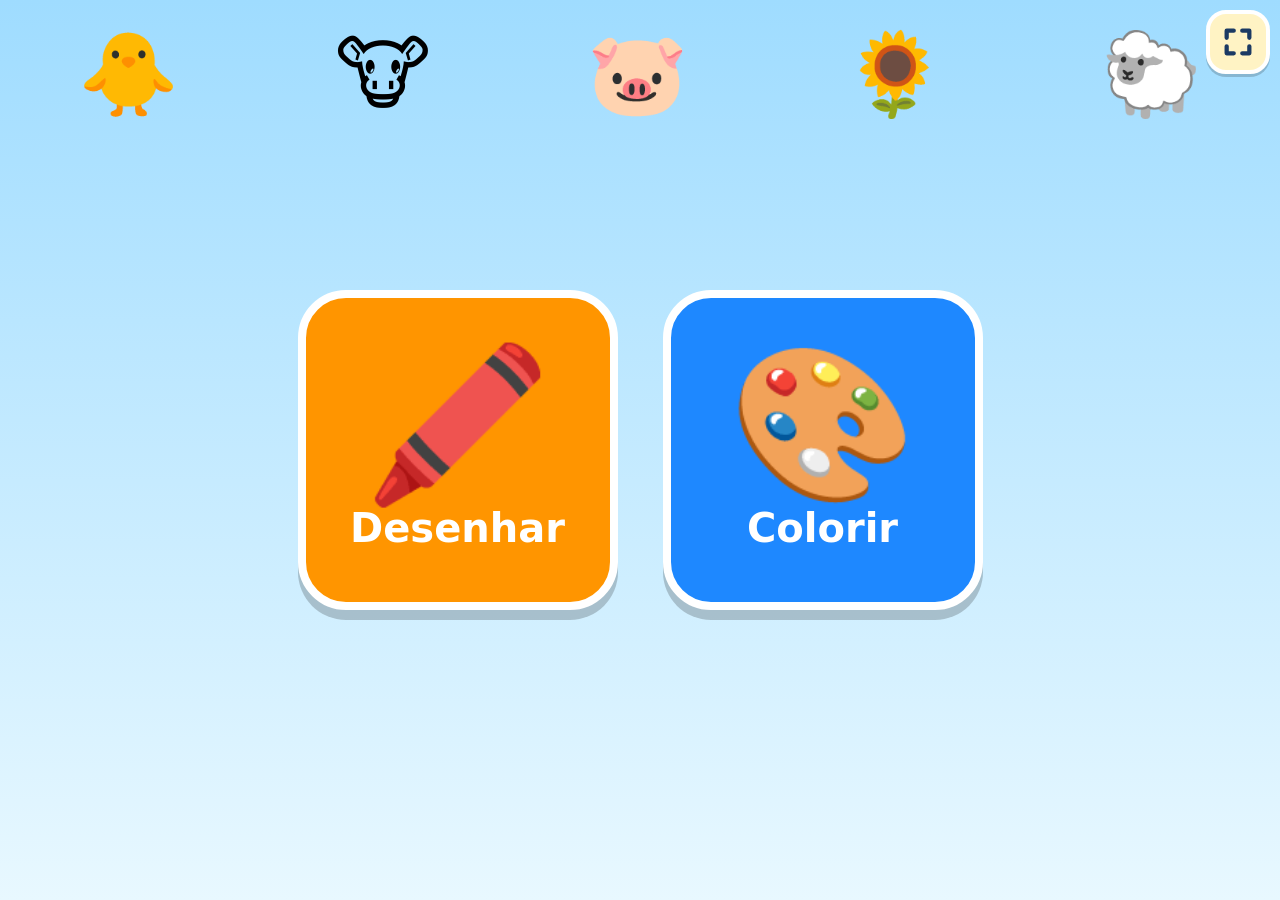
<file: colorir-beta-v2a/index.html>
<!doctype html>
<html lang="pt-BR">
<head>
<meta charset="utf-8">
<meta name="viewport" content="width=device-width, initial-scale=1, maximum-scale=1, user-scalable=no, viewport-fit=cover">
<meta http-equiv="Content-Security-Policy" content="default-src 'self'; img-src 'self' data: blob:; style-src 'self' 'unsafe-inline'; script-src 'self'; connect-src 'self'; form-action 'none'; base-uri 'none'">
<meta name="robots" content="noindex, nofollow">
<meta name="theme-color" content="#1E88FF">
<meta name="apple-mobile-web-app-capable" content="yes">
<meta name="apple-mobile-web-app-status-bar-style" content="black-translucent">
<meta name="mobile-web-app-capable" content="yes">
<title>Colorir e Desenhar</title>
<link rel="manifest" href="manifest.webmanifest">
<link rel="icon" href="icon.svg" type="image/svg+xml">
<link rel="apple-touch-icon" href="icon-192.png">
<link rel="stylesheet" href="style.css">
</head>
<body data-layout="a">

<main id="home" class="screen">
  <div class="deco" aria-hidden="true"><span>🐥</span><span>🐮</span><span>🐷</span><span>🌻</span><span>🐑</span></div>
  <button class="btn fsb" id="hFull" aria-label="Tela cheia"></button>
  <button class="big" id="goDraw" aria-label="Desenhar"><span class="ico">🖍️</span><span class="lbl">Desenhar</span></button>
  <button class="big alt" id="goColor" aria-label="Colorir"><span class="ico">🎨</span><span class="lbl">Colorir</span></button>
</main>

<main id="gallery" class="screen" hidden>
  <button class="btn back" id="galBack" aria-label="Voltar">⬅️</button>
  <div id="grid" class="grid"></div>
</main>

<main id="editor" class="screen" hidden>
  <div id="area" class="area">
    <div id="stage" class="stage">
      <canvas id="paint"></canvas>
      <canvas id="tmp"></canvas>
      <canvas id="lines"></canvas>
    </div>
  </div>
  <nav id="bar" class="bar" aria-label="Ferramentas">
    <div id="strip" class="strip">
      <button class="btn" id="bHide" aria-label="Esconder ferramentas"></button>
      <button class="btn" id="bBack" aria-label="Voltar">⬅️</button>
      <button class="btn fsb" id="bFull" aria-label="Tela cheia"></button>
      <i class="sep"></i>
      <button class="btn" data-tool="pencil" aria-label="Pincel">🖌️</button>
      <button class="btn" data-tool="chalk" aria-label="Giz">🖍️</button>
      <button class="btn" data-tool="marker" aria-label="Marcador">🖊️</button>
      <button class="btn" data-tool="rainbow" aria-label="Arco-íris">🌈</button>
      <button class="btn" data-tool="star" aria-label="Carimbo de estrela">⭐</button>
      <button class="btn" data-tool="heart" aria-label="Carimbo de coração">❤️</button>
      <button class="btn" data-tool="bucket" id="bBucket" aria-label="Balde de tinta">🪣</button>
      <button class="btn" data-tool="eraser" aria-label="Borracha">🧽</button>
      <i class="sep"></i>
      <button class="btn size" data-s="0" aria-label="Fino"><i class="dot d0"></i></button>
      <button class="btn size" data-s="1" aria-label="Médio"><i class="dot d1"></i></button>
      <button class="btn size" data-s="2" aria-label="Grosso"><i class="dot d2"></i></button>
      <i class="sep"></i>
      <button class="btn" id="bUndo" aria-label="Desfazer">↩️</button>
      <button class="btn" id="bRedo" aria-label="Refazer">↪️</button>
      <button class="btn" id="bClear" aria-label="Limpar tudo">🗑️</button>
      <button class="btn" id="bZoom" aria-label="Tamanho normal" hidden>🔎</button>
      <button class="btn" id="bSave" aria-label="Salvar imagem">💾</button>
      <button class="btn" id="bSound" aria-label="Som">🔊</button>
      <i class="sep" id="sepColors"></i>
    </div>
    <div id="swatches" class="colors"></div>
  </nav>
  <button class="btn handle" id="handle" aria-label="Mostrar ferramentas" hidden>🎨</button>
  <div id="toast" class="toast" hidden>✅</div>
</main>

<script src="pages.js"></script>
<script src="app.js"></script>
</body>
</html>
</file>
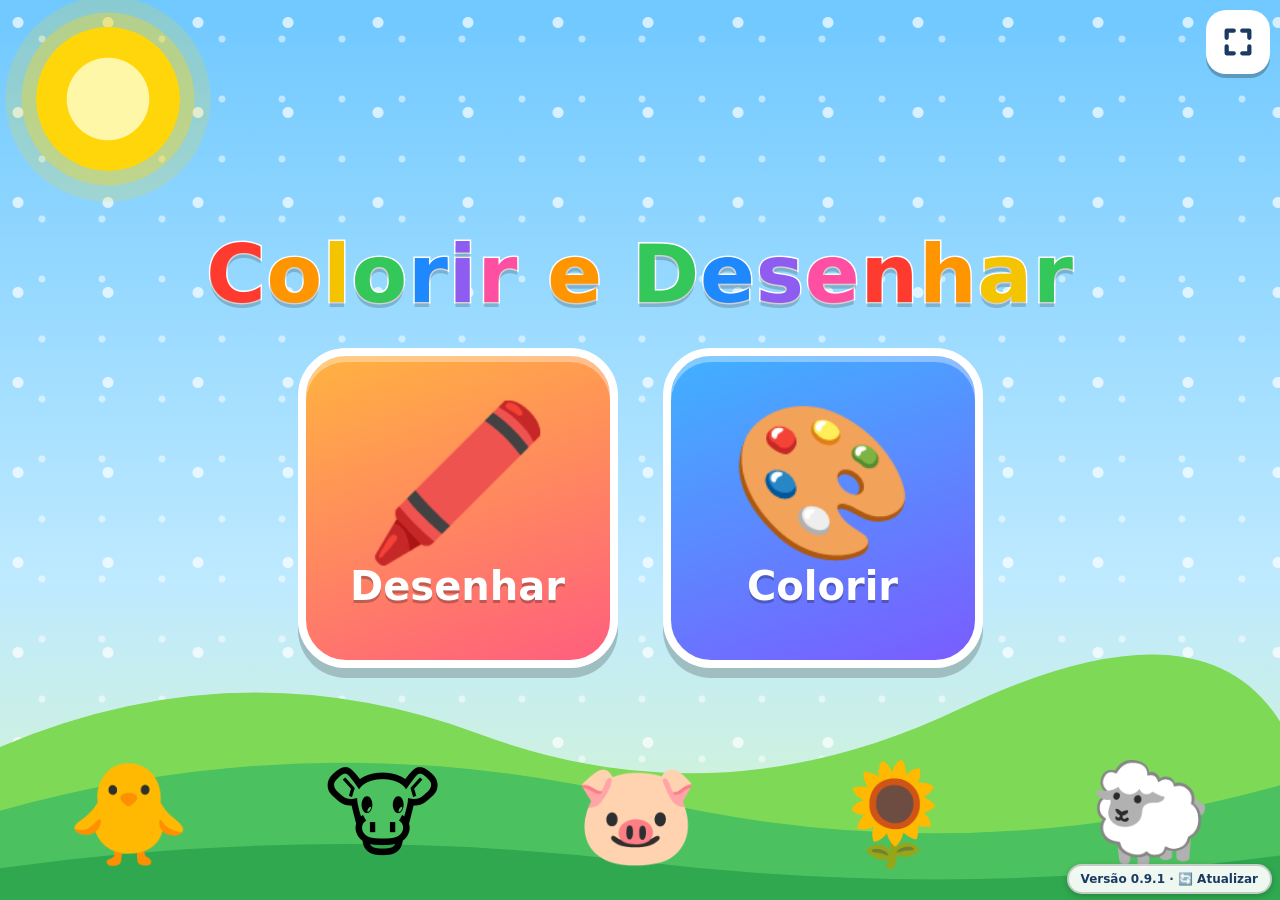
<file: colorir-beta-v2b/index.html>
<!doctype html>
<html lang="pt-BR">
<head>
<meta charset="utf-8">
<meta name="viewport" content="width=device-width, initial-scale=1, maximum-scale=1, user-scalable=no, viewport-fit=cover">
<meta http-equiv="Content-Security-Policy" content="default-src 'self'; img-src 'self' data: blob:; style-src 'self' 'unsafe-inline'; script-src 'self'; connect-src 'self'; form-action 'none'; base-uri 'none'">
<meta name="robots" content="noindex, nofollow">
<meta name="theme-color" content="#1E88FF">
<meta name="apple-mobile-web-app-capable" content="yes">
<meta name="apple-mobile-web-app-status-bar-style" content="black-translucent">
<meta name="mobile-web-app-capable" content="yes">
<title>Colorir e Desenhar</title>
<link rel="manifest" href="manifest.webmanifest">
<link rel="icon" href="icon.svg" type="image/svg+xml">
<link rel="apple-touch-icon" href="icon-192.png">
<link rel="stylesheet" href="style.css">
</head>
<body data-layout="b">

<main id="home" class="screen">
  <div class="sun" aria-hidden="true"></div>
  <div class="cloud c1" aria-hidden="true"></div><div class="cloud c2" aria-hidden="true"></div>
  <svg class="scenery" viewBox="0 0 800 240" preserveAspectRatio="none" aria-hidden="true">
    <path d="M0 120 Q150 40 300 110 T600 90 T800 100 V240 H0Z" fill="#7ed957"/>
    <path d="M0 170 Q200 100 400 160 T800 150 V240 H0Z" fill="#4cc15f"/>
    <path d="M0 215 Q200 180 400 210 T800 205 V240 H0Z" fill="#2fa84f"/>
  </svg>
  <div class="deco" aria-hidden="true"><span>🐥</span><span>🐮</span><span>🐷</span><span>🌻</span><span>🐑</span></div>
  <button class="btn fsb" id="hFull" aria-label="Tela cheia"></button>
  <h1 id="logo" class="logo" aria-label="Colorir e Desenhar"></h1>
  <div class="choices">
    <button class="big" id="goDraw" aria-label="Desenhar"><span class="ico">🖍️</span><span class="lbl">Desenhar</span><img id="drawThumb" class="thumb" alt="" hidden></button>
    <button class="big alt" id="goColor" aria-label="Colorir"><span class="ico">🎨</span><span class="lbl">Colorir</span></button>
  </div>
</main>

<main id="worlds" class="screen" hidden>
  <div class="cloud c1" aria-hidden="true"></div><div class="cloud c2" aria-hidden="true"></div>
  <div id="islands" class="islands"></div>
  <button class="btn back" id="worldsBack" aria-label="Voltar">⬅️</button>
</main>

<main id="gallery" class="screen" hidden>
  <div id="grid" class="grid"></div>
  <button class="btn back" id="galBack" aria-label="Voltar">⬅️</button>
  <div id="galTitle" class="gal-title"></div>
</main>

<main id="editor" class="screen" hidden>
  <div id="area" class="area">
    <div id="stage" class="stage">
      <canvas id="paint"></canvas>
      <canvas id="tmp"></canvas>
      <canvas id="lines"></canvas>
    </div>
  </div>
  <div class="floater" aria-label="Ações principais">
    <button class="btn exit" id="bBack" aria-label="Sair e guardar o desenho"><svg viewBox="0 0 24 24" aria-hidden="true"><path d="M6 6 L18 18 M18 6 L6 18" fill="none" stroke="#fff" stroke-width="4.6" stroke-linecap="round"/></svg></button>
    <button class="btn" data-tool="eraser" aria-label="Borracha">🧽</button>
    <button class="btn" id="bUndo" aria-label="Voltar um passo (desfazer)">↩️</button>
    <button class="btn" id="bSave" aria-label="Salvar imagem">💾</button>
  </div>
  <nav id="bar" class="bar" aria-label="Ferramentas">
    <div id="strip" class="strip">
      <button class="btn fsb" id="bFull" aria-label="Tela cheia"></button>
      <i class="sep"></i>
      <button class="btn" data-tool="pencil" aria-label="Pincel">🖌️</button>
      <button class="btn" data-tool="chalk" aria-label="Giz">🖍️</button>
      <button class="btn" data-tool="marker" aria-label="Marcador">🖊️</button>
      <button class="btn" data-tool="rainbow" aria-label="Arco-íris">🌈</button>
      <button class="btn" data-tool="star" aria-label="Carimbo de estrela">⭐</button>
      <button class="btn" data-tool="heart" aria-label="Carimbo de coração">❤️</button>
      <button class="btn" data-tool="bucket" id="bBucket" aria-label="Balde de tinta">🪣</button>
      <i class="sep"></i>
      <button class="btn size" data-s="0" aria-label="Fino"><i class="dot d0"></i></button>
      <button class="btn size" data-s="1" aria-label="Médio"><i class="dot d1"></i></button>
      <button class="btn size" data-s="2" aria-label="Grosso"><i class="dot d2"></i></button>
      <i class="sep"></i>
      <button class="btn" id="bRedo" aria-label="Refazer">↪️</button>
      <button class="btn" id="bClear" aria-label="Limpar tudo">🗑️</button>
      <button class="btn" id="bZoom" aria-label="Tamanho normal" hidden>🔎</button>
      <button class="btn" id="bSound" aria-label="Som">🔊</button>
      <i class="sep" id="sepColors"></i>
    </div>
    <div id="swatches" class="colors"></div>
  </nav>
  <div id="toast" class="toast" hidden>✅</div>
</main>

<div id="rotate" class="rotate" role="alert" aria-label="Vire o aparelho para a posição horizontal">
  <svg class="rot-dev" viewBox="0 0 120 120" aria-hidden="true">
    <g class="rot-anim">
      <rect x="36" y="14" width="48" height="92" rx="9" fill="#fff" stroke="#1b3a63" stroke-width="5"/>
      <rect x="42" y="24" width="36" height="66" rx="3" fill="#ffd60a"/>
      <circle cx="60" cy="98" r="3.5" fill="#1b3a63"/>
      <circle cx="60" cy="52" r="9" fill="#ff6b6b"/><path d="M48 76 Q60 64 72 76" fill="none" stroke="#1e88ff" stroke-width="5" stroke-linecap="round"/>
    </g>
  </svg>
  <svg class="rot-arrow" viewBox="0 0 120 60" aria-hidden="true"><path d="M15 50 Q60 -10 105 45" fill="none" stroke="#fff" stroke-width="9" stroke-linecap="round"/><path d="M88 52 L107 47 L102 28" fill="none" stroke="#fff" stroke-width="9" stroke-linecap="round" stroke-linejoin="round"/></svg>
  <div class="rot-txt">Vire o aparelho<br>para o lado 🔄</div>
</div>

<div id="gate" class="gate" hidden role="dialog" aria-label="Área dos pais">
  <div class="gate-card">
    <button class="btn gate-x" id="gateClose" aria-label="Fechar"><svg viewBox="0 0 24 24" aria-hidden="true"><path d="M6 6 L18 18 M18 6 L6 18" fill="none" stroke="#fff" stroke-width="4.6" stroke-linecap="round"/></svg></button>
    <div id="gate1" class="gate-step">
      <div class="gate-left">
        <div class="gate-lock">🔒</div>
        <div class="gate-h">Área dos pais</div>
        <div class="gate-p">Para continuar, responda:</div>
        <div class="gate-q" id="gateQ"></div>
        <div class="gate-ans" id="gateAns">&nbsp;</div>
      </div>
      <div class="keys" id="gateKeys"></div>
    </div>
    <div id="gate2" class="gate-step" hidden>
      <div class="gate-left">
        <div class="gate-lock">⭐</div>
        <div class="gate-h">Desbloquear tudo</div>
        <ul class="gate-list">
          <li>As 6 ilhas e os 41 desenhos</li>
          <li>Pagamento único, sem assinatura</li>
          <li>Sem anúncios, para sempre</li>
        </ul>
      </div>
      <div class="gate-right">
        <div class="gate-price" id="gatePrice">R$ 29,90</div>
        <button class="buy" id="buyBtn">Pagar com a Google Play</button>
        <button class="restore" id="restoreBtn">Já comprei antes</button>
        <div class="gate-msg" id="gateMsg"></div>
      </div>
    </div>
  </div>
</div>

<button id="verBtn" class="ver" aria-label="Versão do aplicativo. Tocar para procurar atualização"><span id="verTxt"></span></button>

<script src="version.js"></script>
<script src="pages.js"></script>
<script src="pages2.js"></script>
<script src="app.js"></script>
</body>
</html>
</file>
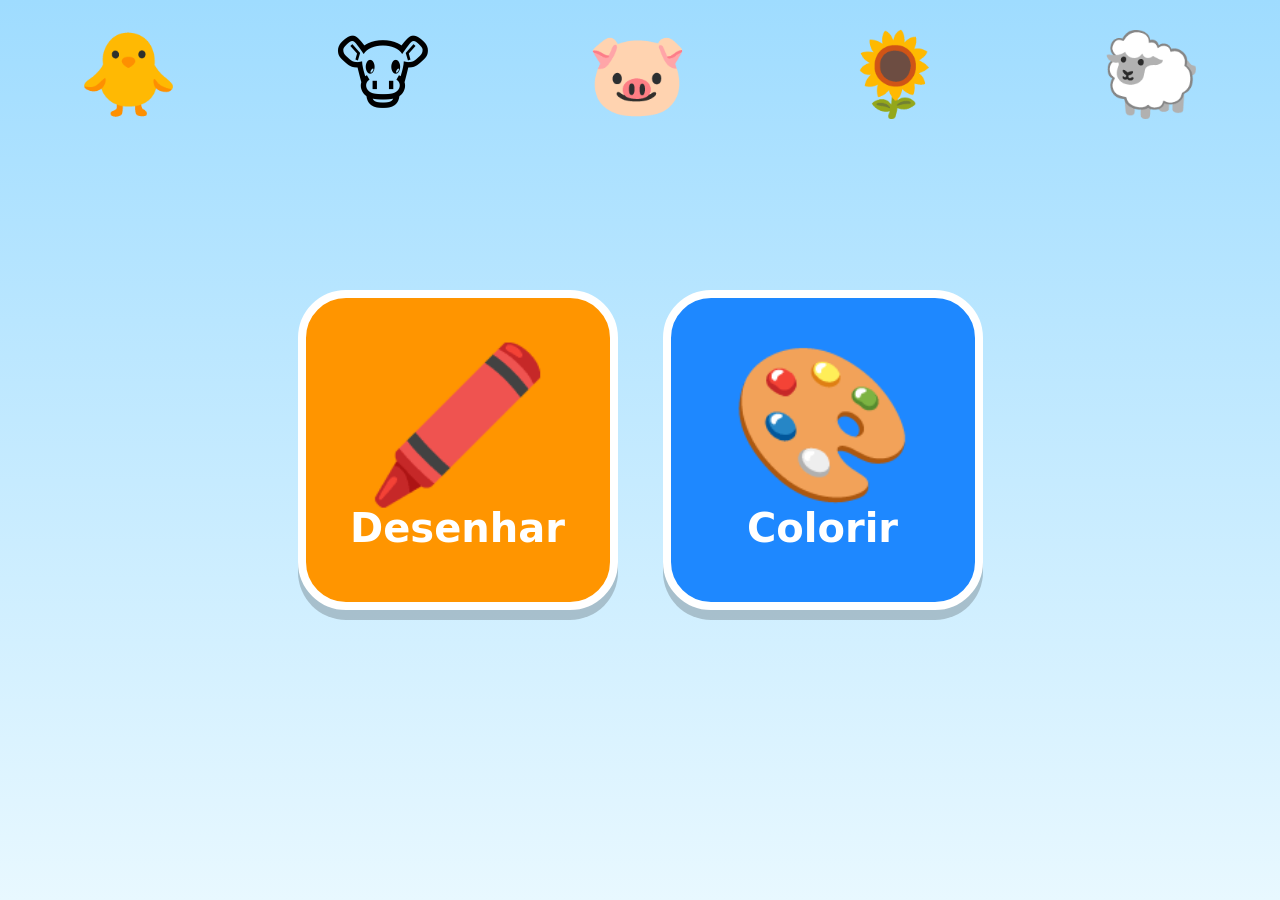
<file: colorir-beta/index.html>
<!doctype html>
<html lang="pt-BR">
<head>
<meta charset="utf-8">
<meta name="viewport" content="width=device-width, initial-scale=1, maximum-scale=1, user-scalable=no, viewport-fit=cover">
<meta http-equiv="Content-Security-Policy" content="default-src 'self'; img-src 'self' data: blob:; style-src 'self' 'unsafe-inline'; script-src 'self'; connect-src 'self'; form-action 'none'; base-uri 'none'">
<meta name="robots" content="noindex, nofollow">
<meta name="theme-color" content="#1E88FF">
<meta name="apple-mobile-web-app-capable" content="yes">
<meta name="mobile-web-app-capable" content="yes">
<title>Colorir e Desenhar</title>
<link rel="manifest" href="manifest.webmanifest">
<link rel="icon" href="icon.svg" type="image/svg+xml">
<link rel="apple-touch-icon" href="icon-192.png">
<link rel="stylesheet" href="style.css">
</head>
<body>

<!-- Tela inicial -->
<main id="home" class="screen">
  <div class="deco" aria-hidden="true"><span>🐥</span><span>🐮</span><span>🐷</span><span>🌻</span><span>🐑</span></div>
  <button class="big" id="goDraw" aria-label="Desenhar"><span class="ico">🖍️</span><span class="lbl">Desenhar</span></button>
  <button class="big alt" id="goColor" aria-label="Colorir"><span class="ico">🎨</span><span class="lbl">Colorir</span></button>
</main>

<!-- Escolher desenho -->
<main id="gallery" class="screen" hidden>
  <button class="btn back" id="galBack" aria-label="Voltar">⬅️</button>
  <div id="grid" class="grid"></div>
</main>

<!-- Editor -->
<main id="editor" class="screen" hidden>
  <div id="tools" class="bar tools">
    <button class="btn" id="bBack" aria-label="Voltar">⬅️</button>
    <button class="btn tool" id="bBrush" aria-label="Pincel">🖌️</button>
    <button class="btn tool" id="bBucket" aria-label="Balde de tinta">🪣</button>
    <button class="btn tool" id="bEraser" aria-label="Borracha">🧽</button>
    <button class="btn" id="bSize" aria-label="Tamanho do pincel"><i id="sizeDot"></i></button>
    <button class="btn" id="bUndo" aria-label="Desfazer">↩️</button>
    <button class="btn" id="bClear" aria-label="Limpar tudo">🗑️</button>
    <button class="btn" id="bSave" aria-label="Salvar imagem">💾</button>
    <button class="btn" id="bSound" aria-label="Som">🔊</button>
  </div>
  <div id="area" class="area">
    <div id="stage" class="stage">
      <canvas id="paint" width="1200" height="900"></canvas>
      <canvas id="lines" width="1200" height="900"></canvas>
    </div>
  </div>
  <div id="palette" class="bar palette"></div>
  <div id="toast" class="toast" hidden>✅</div>
</main>

<script src="pages.js"></script>
<script src="app.js"></script>
</body>
</html>
</file>
<file: colorir-beta-v2a/style.css>
:root { --azul: #1E88FF; --amarelo: #FFD60A; --creme: #FFF3C4; --btn: 64px; }
* { box-sizing: border-box; -webkit-tap-highlight-color: transparent; }
[hidden] { display: none !important; }
html, body {
  margin: 0; height: 100%; overflow: hidden; overscroll-behavior: none;
  position: fixed; inset: 0; width: 100%;
  font-family: ui-rounded, "SF Pro Rounded", "Nunito", system-ui, sans-serif;
  background: linear-gradient(#9fdcff, #e8f8ff);
  user-select: none; -webkit-user-select: none; -webkit-touch-callout: none; touch-action: none;
}
.screen {
  position: absolute; inset: 0; display: flex;
  padding: max(10px, env(safe-area-inset-top)) max(10px, env(safe-area-inset-right)) max(10px, env(safe-area-inset-bottom)) max(10px, env(safe-area-inset-left));
}

.btn {
  width: var(--btn); height: var(--btn); min-width: var(--btn);
  border: 4px solid #fff; border-radius: 20px; background: var(--creme);
  box-shadow: 0 3px 0 rgba(0,0,0,.18); font-size: 32px; line-height: 1; color: #1b3a63;
  display: flex; align-items: center; justify-content: center; padding: 0; cursor: pointer;
  transition: transform .08s;
}
.btn:active { transform: scale(.88); }
.btn.on { background: var(--amarelo); border-color: var(--azul); }
.btn:disabled { opacity: .4; }
.btn svg { width: 34px; height: 34px; }
.dot { display: block; border-radius: 50%; background: #222; }
.d0 { width: 10px; height: 10px; } .d1 { width: 20px; height: 20px; } .d2 { width: 34px; height: 34px; }

/* início */
#home { flex-direction: row; align-items: center; justify-content: center; gap: 5vmin; flex-wrap: wrap; }
.fsb.btn { }
#hFull { position: absolute; top: max(10px, env(safe-area-inset-top)); right: max(10px, env(safe-area-inset-right)); }
.big {
  width: min(42vmin, 320px); height: min(42vmin, 320px); min-width: 150px; min-height: 150px;
  border: 8px solid #fff; border-radius: 15%; background: #FF9500; color: #fff;
  box-shadow: 0 10px 0 rgba(0,0,0,.2); cursor: pointer;
  display: flex; flex-direction: column; align-items: center; justify-content: center; gap: 6px;
  font-family: inherit; animation: bob 2.4s ease-in-out infinite;
}
.big.alt { background: #1E88FF; animation-delay: -1.2s; }
.big .ico { font-size: min(20vmin, 150px); line-height: 1; }
.big .lbl { font-size: min(6vmin, 40px); font-weight: 800; }
.big:active { transform: scale(.94); animation: none; }
@keyframes bob { 50% { transform: translateY(-10px) rotate(-1.5deg); } }
.deco { position: absolute; top: 3vmin; left: 0; right: 0; display: flex; justify-content: space-around; font-size: 9vmin; pointer-events: none; }
.deco span { animation: bob 3s ease-in-out infinite; }
.deco span:nth-child(even) { animation-delay: -1.5s; }

/* galeria */
#gallery { flex-direction: column; gap: 10px; }
.back { flex: none; }
.grid {
  flex: 1; overflow-y: auto; touch-action: pan-y; -webkit-overflow-scrolling: touch;
  display: grid; grid-template-columns: repeat(auto-fill, minmax(170px, 1fr)); gap: 14px; align-content: start; align-items: start; padding: 4px; min-height: 0;
}
.card { position: relative; display: block; width: 100%; height: 0; padding: 0 0 75% 0; border: 6px solid #fff; border-radius: 24px; background: #fff; cursor: pointer; box-shadow: 0 6px 0 rgba(0,0,0,.18); overflow: hidden; box-sizing: border-box; }
.card:active { transform: scale(.94); }
.card img { position: absolute; left: 0; top: 0; width: 100%; height: 100%; display: block; pointer-events: none; }

/* editor: o desenho é o principal; ferramentas numa faixa fina com rolagem */
#editor {
  flex-direction: column; padding: env(safe-area-inset-top) env(safe-area-inset-right) env(safe-area-inset-bottom) env(safe-area-inset-left);
}
.area { flex: 1; min-height: 0; min-width: 0; position: relative; display: flex; align-items: center; justify-content: center; overflow: hidden; }
.stage {
  position: relative; background: #fff; border: 4px solid #fff; border-radius: 12px; overflow: hidden;
  box-shadow: 0 0 0 3px var(--azul); touch-action: none; transform-origin: 50% 50%; will-change: transform;
}
.stage canvas { position: absolute; inset: 0; width: 100%; height: 100%; touch-action: none; }
#lines { pointer-events: none; }
#tmp { pointer-events: none; opacity: .55; }

.bar { flex: none; background: rgba(255,255,255,.9); box-shadow: 0 0 10px rgba(0,0,0,.15); z-index: 3; }
.bar.off { display: none !important; }
.strip {
  display: flex; gap: 8px; padding: 7px; align-items: center;
  overflow-x: auto; overflow-y: hidden; touch-action: pan-x; -webkit-overflow-scrolling: touch; scrollbar-width: none;
}
.strip::-webkit-scrollbar { display: none; }
.strip > * { flex: none; }
.colors { display: flex; gap: 8px; align-items: center; }
.colors .sw { flex: none; }
[data-layout="a"] .colors { display: contents; }
.sep { width: 6px; height: 40px; border-radius: 3px; background: rgba(0,0,0,.15); margin: 0 2px; }
.sw {
  width: var(--btn); height: var(--btn); border-radius: 50%; border: 5px solid #fff; padding: 0; cursor: pointer;
  box-shadow: 0 3px 0 rgba(0,0,0,.25); transition: transform .08s;
}
.sw.on { transform: scale(1.12); border-color: #222; box-shadow: 0 0 0 3px #fff, 0 3px 0 3px rgba(0,0,0,.2); }

.handle { position: absolute; z-index: 5; background: var(--azul); border-color: #fff; box-shadow: 0 0 0 3px rgba(0,0,0,.25), 0 4px 10px rgba(0,0,0,.3); width: 72px; height: 72px; font-size: 38px; }

/* versão A: faixa embaixo */
[data-layout="a"] .handle { right: max(12px, env(safe-area-inset-right)); bottom: max(12px, env(safe-area-inset-bottom)); }

/* versão B: faixa vertical fina na lateral */
[data-layout="b"] #editor { flex-direction: row-reverse; }
[data-layout="b"] .bar { display: flex; flex-direction: row; height: 100%; }
[data-layout="b"] #sepColors { display: none; }
[data-layout="b"] .colors { flex-direction: column; padding: 7px; height: 100%; overflow-y: auto; overflow-x: hidden; touch-action: pan-y; scrollbar-width: none; background: rgba(30,136,255,.12); }
[data-layout="b"] .colors::-webkit-scrollbar { display: none; }
[data-layout="b"] .strip { flex: none; }
[data-layout="b"] .strip { flex-direction: column; overflow-x: hidden; overflow-y: auto; touch-action: pan-y; height: 100%; }
[data-layout="b"] .sep { width: 40px; height: 6px; margin: 2px 0; }
[data-layout="b"] .handle { left: max(10px, env(safe-area-inset-left)); top: max(10px, env(safe-area-inset-top)); }

.toast { position: absolute; left: 50%; top: 50%; font-size: 30vmin; pointer-events: none; z-index: 9; animation: pop .9s ease-out forwards; }
@keyframes pop { 0% { transform: translate(-50%,-50%) scale(.2); opacity: 0; } 30% { transform: translate(-50%,-50%) scale(1.1); opacity: 1; } 100% { transform: translate(-50%,-50%) scale(1); opacity: 0; } }
</file>
<file: colorir-beta-v2b/style.css>
:root { --azul: #1E88FF; --amarelo: #FFD60A; --creme: #FFF3C4; --btn: 64px; }
* { box-sizing: border-box; -webkit-tap-highlight-color: transparent; }
[hidden] { display: none !important; }
html, body {
  margin: 0; height: 100%; overflow: hidden; overscroll-behavior: none;
  position: fixed; inset: 0; width: 100%;
  font-family: ui-rounded, "SF Pro Rounded", "Nunito", system-ui, sans-serif;
  background: linear-gradient(#9fdcff, #e8f8ff);
  user-select: none; -webkit-user-select: none; -webkit-touch-callout: none; touch-action: none;
}
.screen {
  position: absolute; inset: 0; display: flex;
  padding: max(10px, env(safe-area-inset-top)) max(10px, env(safe-area-inset-right)) max(10px, env(safe-area-inset-bottom)) max(10px, env(safe-area-inset-left));
}

.btn {
  width: var(--btn); height: var(--btn); min-width: var(--btn);
  border: 4px solid #fff; border-radius: 20px; background: var(--creme);
  box-shadow: 0 3px 0 rgba(0,0,0,.18); font-size: 32px; line-height: 1; color: #1b3a63;
  display: flex; align-items: center; justify-content: center; padding: 0; cursor: pointer;
  transition: transform .08s;
}
.btn:active { transform: scale(.88); }
.btn.on { background: var(--amarelo); border-color: var(--azul); }
.btn:disabled { opacity: .4; }
.btn svg { width: 34px; height: 34px; }
.dot { display: block; border-radius: 50%; background: #222; }
.d0 { width: 10px; height: 10px; } .d1 { width: 20px; height: 20px; } .d2 { width: 34px; height: 34px; }

/* início */
#home { flex-direction: row; align-items: center; justify-content: center; gap: 5vmin; flex-wrap: wrap; }
.fsb.btn { }
#hFull { position: absolute; top: max(10px, env(safe-area-inset-top)); right: max(10px, env(safe-area-inset-right)); }
.big {
  width: min(42vmin, 320px); height: min(42vmin, 320px); min-width: 150px; min-height: 150px;
  border: 8px solid #fff; border-radius: 15%; background: #FF9500; color: #fff;
  box-shadow: 0 10px 0 rgba(0,0,0,.2); cursor: pointer;
  display: flex; flex-direction: column; align-items: center; justify-content: center; gap: 6px;
  font-family: inherit; animation: bob 2.4s ease-in-out infinite;
}
.big.alt { background: #1E88FF; animation-delay: -1.2s; }
.big .ico { font-size: min(20vmin, 150px); line-height: 1; }
.big .lbl { font-size: min(6vmin, 40px); font-weight: 800; }
.big:active { transform: scale(.94); animation: none; }
@keyframes bob { 50% { transform: translateY(-10px) rotate(-1.5deg); } }
.deco { position: absolute; top: 3vmin; left: 0; right: 0; display: flex; justify-content: space-around; font-size: 9vmin; pointer-events: none; }
.deco span { animation: bob 3s ease-in-out infinite; }
.deco span:nth-child(even) { animation-delay: -1.5s; }

/* galeria */
#gallery { flex-direction: column; gap: 10px; }
.back { flex: none; }
.grid {
  flex: 1; overflow-y: auto; touch-action: pan-y; -webkit-overflow-scrolling: touch;
  display: grid; grid-template-columns: repeat(auto-fill, minmax(170px, 1fr)); gap: 14px; align-content: start; align-items: start; padding: 4px; min-height: 0;
}
.card { position: relative; display: block; width: 100%; height: 0; padding: 0 0 75% 0; border: 6px solid #fff; border-radius: 24px; background: #fff; cursor: pointer; box-shadow: 0 6px 0 rgba(0,0,0,.18); overflow: hidden; box-sizing: border-box; }
.card:active { transform: scale(.94); }
.card img { position: absolute; left: 0; top: 0; width: 100%; height: 100%; display: block; pointer-events: none; }

/* editor: o desenho é o principal; ferramentas numa faixa fina com rolagem */
#editor {
  flex-direction: column; padding: env(safe-area-inset-top) env(safe-area-inset-right) env(safe-area-inset-bottom) env(safe-area-inset-left);
}
.area { flex: 1; min-height: 0; min-width: 0; position: relative; display: flex; align-items: center; justify-content: center; overflow: hidden; }
.stage {
  position: relative; background: #fff; border: 4px solid #fff; border-radius: 12px;
  box-shadow: 0 0 0 3px var(--azul); touch-action: none; transform-origin: 50% 50%;
}
.stage canvas { position: absolute; inset: 0; width: 100%; height: 100%; touch-action: none; }
#lines { pointer-events: none; }
#tmp { pointer-events: none; opacity: .55; }

.bar { flex: none; background: rgba(255,255,255,.9); box-shadow: 0 0 10px rgba(0,0,0,.15); z-index: 3; }
.bar.off { display: none !important; }
.strip {
  display: flex; gap: 8px; padding: 7px; align-items: center;
  overflow-x: auto; overflow-y: hidden; touch-action: pan-x; -webkit-overflow-scrolling: touch; scrollbar-width: none;
}
.strip::-webkit-scrollbar { display: none; }
.strip > * { flex: none; }
.colors { display: flex; gap: 8px; align-items: center; }
.colors .sw { flex: none; }
[data-layout="a"] .colors { display: contents; }
.sep { width: 6px; height: 40px; border-radius: 3px; background: rgba(0,0,0,.15); margin: 0 2px; }
.sw {
  width: var(--btn); height: var(--btn); border-radius: 50%; border: 5px solid #fff; padding: 0; cursor: pointer;
  box-shadow: 0 3px 0 rgba(0,0,0,.25); transition: transform .08s;
}
.sw.on { transform: scale(1.12); border-color: #222; box-shadow: 0 0 0 3px #fff, 0 3px 0 3px rgba(0,0,0,.2); }

.handle { position: absolute; z-index: 5; background: var(--azul); border-color: #fff; box-shadow: 0 0 0 3px rgba(0,0,0,.25), 0 4px 10px rgba(0,0,0,.3); width: 72px; height: 72px; font-size: 38px; }

/* versão A: faixa embaixo */
[data-layout="a"] .handle { right: max(12px, env(safe-area-inset-right)); bottom: max(12px, env(safe-area-inset-bottom)); }

/* versão B: faixa vertical fina na lateral */
[data-layout="b"] #editor { flex-direction: row-reverse; }
[data-layout="b"] .bar { display: flex; flex-direction: row; height: 100%; }
[data-layout="b"] #sepColors { display: none; }
[data-layout="b"] .colors { flex-direction: column; padding: 7px; height: 100%; overflow-y: auto; overflow-x: hidden; touch-action: pan-y; scrollbar-width: none; background: rgba(30,136,255,.12); }
[data-layout="b"] .colors::-webkit-scrollbar { display: none; }
[data-layout="b"] .strip { flex: none; }
[data-layout="b"] .strip { flex-direction: column; overflow-x: hidden; overflow-y: auto; touch-action: pan-y; height: 100%; }
[data-layout="b"] .sep { width: 40px; height: 6px; margin: 2px 0; }
[data-layout="b"] .handle { left: max(10px, env(safe-area-inset-left)); top: max(10px, env(safe-area-inset-top)); }

.toast { position: absolute; left: 50%; top: 50%; font-size: 30vmin; pointer-events: none; z-index: 9; animation: pop .9s ease-out forwards; }
@keyframes pop { 0% { transform: translate(-50%,-50%) scale(.2); opacity: 0; } 30% { transform: translate(-50%,-50%) scale(1.1); opacity: 1; } 100% { transform: translate(-50%,-50%) scale(1); opacity: 0; } }

/* ================= visual alegre (v2.1) ================= */
html, body {
  background:
    radial-gradient(circle at 20% 25%, rgba(255,255,255,.7) 0 5px, transparent 6px) 0 0 / 90px 90px,
    radial-gradient(circle at 70% 65%, rgba(255,255,255,.5) 0 3px, transparent 4px) 0 0 / 60px 60px,
    linear-gradient(180deg, #6fc8ff 0%, #bfeaff 65%, #d8f6c9 100%);
}
/* início */
#home { flex-direction: column; align-items: center; justify-content: center; gap: 3.5vmin; overflow: hidden; }
.choices { display: flex; gap: 5vmin; flex-wrap: wrap; justify-content: center; z-index: 2; }
.logo {
  margin: 0; z-index: 2; text-align: center; font-weight: 900; font-size: clamp(34px, 9vmin, 84px); line-height: 1.05;
  letter-spacing: .01em; -webkit-text-stroke: 3px #fff; paint-order: stroke fill; text-shadow: 0 5px 0 rgba(0,0,0,.18);
}
.logo span { display: inline-block; animation: wave 2.4s ease-in-out infinite; animation-delay: calc(var(--i) * -.12s); }
.logo span:nth-child(7n+1) { color: #ff3b30; } .logo span:nth-child(7n+2) { color: #ff9500; } .logo span:nth-child(7n+3) { color: #f5c400; }
.logo span:nth-child(7n+4) { color: #34c759; } .logo span:nth-child(7n+5) { color: #1e88ff; } .logo span:nth-child(7n+6) { color: #8e5cf0; } .logo span:nth-child(7n) { color: #ff4fa3; }
@keyframes wave { 50% { transform: translateY(-.12em) rotate(-3deg); } }
.big { background: linear-gradient(160deg, #ffb340, #ff5e7e); border: 8px solid #fff; box-shadow: 0 10px 0 rgba(0,0,0,.2), inset 0 6px 0 rgba(255,255,255,.35); }
.big.alt { background: linear-gradient(160deg, #3fb2ff, #7a5cff); }
.big .lbl { text-shadow: 0 3px 0 rgba(0,0,0,.25); }
.sun { position: absolute; top: 3vmin; left: 4vmin; width: 16vmin; height: 16vmin; min-width: 70px; min-height: 70px; border-radius: 50%;
  background: radial-gradient(circle, #fff7a8 0 40%, #ffd60a 41% 100%); box-shadow: 0 0 0 1.6vmin rgba(255,214,10,.35), 0 0 0 3.4vmin rgba(255,214,10,.18); animation: pulse 3s ease-in-out infinite; }
@keyframes pulse { 50% { transform: scale(1.06); } }
.cloud { position: absolute; width: 18vmin; height: 6vmin; background: #fff; border-radius: 6vmin; opacity: .95; animation: drift 24s linear infinite; z-index: 1; }
.cloud::before, .cloud::after { content: ''; position: absolute; background: #fff; border-radius: 50%; }
.cloud::before { width: 9vmin; height: 9vmin; left: 2.5vmin; top: -4.2vmin; } .cloud::after { width: 7vmin; height: 7vmin; left: 9vmin; top: -2.8vmin; }
.cloud.c1 { top: 12vmin; left: -20vmin; } .cloud.c2 { top: 26vmin; left: -20vmin; animation-delay: -12s; transform: scale(.7); }
@keyframes drift { to { left: 110%; } }
.scenery { position: absolute; left: 0; right: 0; bottom: 0; width: 100%; height: 34%; pointer-events: none; }
.deco { top: auto; bottom: 3vmin; font-size: 11vmin; z-index: 2; }

/* galeria */
.grid { padding: 8px; }
.card { border-color: #fff; box-shadow: 0 6px 0 rgba(0,0,0,.18), 0 0 0 5px var(--c, #ffb340); }
.card:nth-child(6n+1) { --c: #ff6b6b; } .card:nth-child(6n+2) { --c: #ffb340; } .card:nth-child(6n+3) { --c: #7ed957; }
.card:nth-child(6n+4) { --c: #3fb2ff; } .card:nth-child(6n+5) { --c: #8e5cf0; } .card:nth-child(6n) { --c: #ff6fb5; }
.card { margin: 5px; width: calc(100% - 10px); }

/* editor: papel com borda arco-íris e faixa de ferramentas colorida */
.stage {
  border: 7px solid transparent; border-radius: 18px; box-shadow: 0 8px 0 rgba(0,0,0,.18), 0 10px 24px rgba(0,0,0,.18);
  background: linear-gradient(#fff, #fff) padding-box, linear-gradient(135deg, #ff3b30, #ff9500, #ffd60a, #7ed957, #20c9c9, #1e88ff, #8e5ef0, #ff6fb5) border-box;
}
.bar { background: linear-gradient(180deg, #38a6ff, #6c5cff); box-shadow: 0 -4px 14px rgba(0,0,0,.22); }
[data-layout="b"] .bar { background: linear-gradient(90deg, #38a6ff, #6c5cff); box-shadow: 4px 0 14px rgba(0,0,0,.22); }
.sep { background: rgba(255,255,255,.55); }
.btn { background: #fff; border-color: rgba(255,255,255,.9); box-shadow: 0 4px 0 rgba(0,0,0,.25); }
.btn[data-tool="pencil"] { background: #cfe8ff; } .btn[data-tool="chalk"] { background: #ffe0bd; } .btn[data-tool="marker"] { background: #ffc9e2; }
.btn[data-tool="rainbow"] { background: linear-gradient(135deg, #ffcdd2, #fff4b0, #c8f5c8, #c4dcff, #e2c8ff); }
.btn[data-tool="star"] { background: #fff3a8; } .btn[data-tool="heart"] { background: #ffc9c9; }
.btn[data-tool="bucket"] { background: #bff3ec; } .btn[data-tool="eraser"] { background: #e3d6ff; }
.btn.on, .btn[data-tool].on { transform: scale(1.1); border-color: #fff; box-shadow: 0 0 0 4px #ffd60a, 0 0 16px 6px rgba(255,214,10,.85); }
.btn:active { transform: scale(.88); }
.btn.on:active { transform: scale(.95); }
.btn:disabled { opacity: .45; }
.sw { border-color: #fff; box-shadow: 0 4px 0 rgba(0,0,0,.28); }
.sw.on { border-color: #fff; transform: scale(1.18); box-shadow: 0 0 0 4px #222, 0 0 0 7px #fff, 0 4px 0 7px rgba(0,0,0,.25); }
[data-layout="b"] .colors { background: linear-gradient(90deg, #ffe58a, #ffc15a); box-shadow: inset 4px 0 8px rgba(0,0,0,.12); }
[data-layout="a"] .strip { }

.spark { position: fixed; z-index: 30; pointer-events: none; font-size: 30px; margin: -15px 0 0 -15px; animation: spark .7s ease-out forwards; }
@keyframes spark { from { transform: translate(0,0) scale(.6); opacity: 1; } to { transform: translate(var(--dx), var(--dy)) scale(1.3) rotate(140deg); opacity: 0; } }

/* versão fixa em todas as telas */
.ver {
  position: fixed; right: max(8px, env(safe-area-inset-right)); bottom: max(6px, env(safe-area-inset-bottom)); z-index: 40;
  min-height: 30px; padding: 4px 12px; border-radius: 999px; border: 2px solid rgba(0,0,0,.18); cursor: pointer;
  background: rgba(255,255,255,.92); color: #1b3a63; font: 700 12px/1.2 ui-rounded, "SF Pro Rounded", system-ui, sans-serif;
  box-shadow: 0 2px 6px rgba(0,0,0,.2); max-width: 70vw;
}
.ver.new { background: #ffd60a; border-color: #b58900; animation: pulse 1.4s ease-in-out infinite; }

/* botões principais flutuando no canto de cima, à direita */
.floater { position: absolute; z-index: 6; top: max(10px, env(safe-area-inset-top)); right: max(10px, env(safe-area-inset-right)); display: flex; gap: 8px; padding: 6px; border-radius: 28px; background: rgba(255,255,255,.6); box-shadow: 0 4px 14px rgba(0,0,0,.28); }
.btn.exit { background: linear-gradient(160deg, #ff9a8a, #ff4d6d); }

/* ilhas */
#worlds { flex-direction: column; gap: 6px; background: linear-gradient(180deg, rgba(0,0,0,0) 35%, rgba(30,140,230,.45) 100%); }
.islands { flex: 1; overflow-y: auto; touch-action: pan-y; -webkit-overflow-scrolling: touch; display: grid; grid-template-columns: repeat(auto-fit, minmax(190px, 1fr)); gap: 2vmin 3vmin; align-content: center; justify-items: center; padding: 6px 10px 40px; }
.island { position: relative; display: block; width: 100%; max-width: 270px; padding: 0; border: 0; background: none; cursor: pointer; animation: bob 4s ease-in-out infinite; animation-delay: var(--d, 0s); }
.island::before { content: ''; display: block; padding-bottom: 100%; }
.island:active { transform: scale(.94); animation: none; }
.isl-soil { position: absolute; left: 14%; right: 14%; top: 56%; height: 30%; background: var(--s); border-radius: 0 0 50% 50% / 0 0 100% 100%; box-shadow: inset 0 -8px 0 rgba(0,0,0,.2); }
.isl-land { position: absolute; left: 3%; right: 3%; top: 38%; height: 34%; border-radius: 50%; background: radial-gradient(ellipse at 50% 25%, var(--t), var(--t2)); box-shadow: 0 6px 0 rgba(0,0,0,.14), inset 0 -6px 0 rgba(0,0,0,.12); }
.isl-emo { position: absolute; left: 10%; right: 10%; top: 0; height: 56%; display: flex; flex-wrap: wrap; justify-content: center; align-content: flex-end; gap: 0 8px; font-size: clamp(30px, 8vmin, 58px); line-height: 1.05; }
.isl-emo i { font-style: normal; filter: drop-shadow(0 3px 0 rgba(0,0,0,.2)); }
.isl-name { position: absolute; left: 6%; right: 6%; bottom: 2%; padding: 3px 8px; border-radius: 999px; background: #1e88ff; color: #fff; font-weight: 900; font-size: clamp(15px, 3.4vmin, 24px); text-shadow: 0 2px 0 rgba(0,0,0,.3); box-shadow: 0 3px 0 rgba(0,0,0,.2); border: 3px solid #fff; }

/* galeria de um mundo */
.gal-head { display: flex; align-items: center; gap: 12px; flex: none; }
.gal-title { font-weight: 900; font-size: clamp(22px, 5vmin, 38px); color: #fff; text-shadow: 0 3px 0 rgba(0,0,0,.28); -webkit-text-stroke: 1px rgba(0,0,0,.2); }
.card img { object-fit: cover; }
#goDraw { position: relative; }
.big .thumb { position: absolute; right: -8px; bottom: -8px; width: 38%; border: 4px solid #fff; border-radius: 10px; box-shadow: 0 4px 8px rgba(0,0,0,.3); transform: rotate(6deg); background: #fff; }

/* ferramenta seguindo o dedo */
#cursor { position: fixed; left: 0; top: 0; z-index: 25; pointer-events: none; will-change: transform; }
#cursor .ring { position: absolute; left: 0; top: 0; border-radius: 50%; border: 3px solid #fff; box-shadow: 0 0 0 2px rgba(0,0,0,.55); transform: translate(-50%, -50%); }
#cursor .tip { position: absolute; left: 0; top: 0; font-size: 52px; line-height: 1; transform: translate(-6%, -94%); filter: drop-shadow(0 3px 3px rgba(0,0,0,.35)); }
#cursor .tip.mid { transform: translate(-50%, -50%); }

/* pede para virar o aparelho: o app funciona deitado */
.rotate { display: none; position: fixed; inset: 0; z-index: 100; flex-direction: column; align-items: center; justify-content: center; gap: 2vh; padding: 20px; text-align: center;
  background: radial-gradient(circle at 30% 20%, #6c5cff, #1e88ff 60%, #20c9c9); color: #fff; touch-action: none; }
@media (orientation: portrait) { .rotate { display: flex; } }
.rot-dev { width: min(60vw, 300px); height: min(60vw, 300px); filter: drop-shadow(0 8px 0 rgba(0,0,0,.2)); }
.rot-anim { transform-origin: 60px 60px; animation: giravira 3s ease-in-out infinite; }
@keyframes giravira { 0%, 20% { transform: rotate(0deg); } 55%, 80% { transform: rotate(-90deg); } 100% { transform: rotate(0deg); } }
.rot-arrow { width: min(34vw, 170px); opacity: .9; }
.rot-txt { font-weight: 900; font-size: clamp(22px, 6.5vw, 40px); line-height: 1.2; text-shadow: 0 3px 0 rgba(0,0,0,.25); }

/* pastas por tema (substituem as ilhas) */
#worlds { flex-direction: column; gap: 4px; background: none; }
.folders { flex: 1; overflow-y: auto; touch-action: pan-y; -webkit-overflow-scrolling: touch; display: flex; flex-direction: column; gap: 14px; padding: 4px 6px 56px; }
.folder { position: relative; margin-top: 46px; background: rgba(255,255,255,.5); border: 6px solid var(--c); border-radius: 0 26px 26px 26px; padding: 14px 10px 10px; box-shadow: 0 6px 0 rgba(0,0,0,.16); }
.folder .tab { position: absolute; left: -6px; top: -52px; height: 46px; padding: 0 22px 0 14px; display: flex; align-items: center; gap: 8px; background: var(--c); color: #fff; border-radius: 22px 22px 0 0; font-weight: 900; font-size: clamp(18px, 3.8vmin, 28px); text-shadow: 0 2px 0 rgba(0,0,0,.3); }
.folder .tab .emo { font-size: 1.3em; }
.folder .cards { display: grid; grid-template-columns: repeat(auto-fill, minmax(clamp(150px, 20vw, 240px), 1fr)); gap: 8px; }
.folder .card { --c: rgba(0,0,0,.1); }

/* botão voltar flutuando sozinho (sem barra atrás), o conteúdo rola por baixo */
#worlds .back { position: absolute; z-index: 8; top: max(10px, env(safe-area-inset-top)); left: max(10px, env(safe-area-inset-left)); box-shadow: 0 4px 0 rgba(0,0,0,.25), 0 0 0 3px rgba(255,255,255,.7); }
#worlds .folders { padding-top: 84px; margin-top: -4px; }

/* ===== ilhas flutuantes com cartões em cima (v0.6) ===== */
#worlds { padding: 0; overflow: hidden; }
#worlds .cloud { z-index: 1; } #worlds .cloud.c1 { top: 8vmin; } #worlds .cloud.c2 { top: 62vmin; animation-delay: -9s; }
.islands { position: absolute; inset: 0; display: flex; align-items: center; gap: 1vw; padding: 0 4vw; overflow-x: auto; overflow-y: hidden; touch-action: pan-x; scroll-snap-type: x mandatory; -webkit-overflow-scrolling: touch; scrollbar-width: none; z-index: 2; }
.islands::-webkit-scrollbar { display: none; }
.isl { position: relative; flex: none; width: min(46vw, 78vh); scroll-snap-align: center; border: 0; background: none; padding: 0; cursor: pointer; animation: bob 5s ease-in-out infinite; animation-delay: var(--d, 0s); }
.isl::before { content: ''; display: block; padding-bottom: 98%; }
.isl:active { transform: scale(.97); animation: none; }
.isl-rock { position: absolute; left: 6%; right: 6%; top: 44%; bottom: 0; background: linear-gradient(180deg, #9a7650, #6e513b 55%, #4b3b32); clip-path: polygon(0 0, 100% 0, 91% 36%, 75% 68%, 53% 100%, 31% 70%, 13% 38%); }
.isl-grass { position: absolute; left: 0; right: 0; top: 16%; height: 50%; border-radius: 50%; background: radial-gradient(ellipse at 50% 28%, var(--t), var(--t2)); box-shadow: inset 0 -16px 0 rgba(0,0,0,.14), 0 8px 0 rgba(0,0,0,.1); }
.isl-deco { position: absolute; z-index: 2; font-size: clamp(34px, 8.5vw, 84px); line-height: 1; top: 20%; filter: drop-shadow(0 4px 0 rgba(0,0,0,.2)); }
.isl-deco.l { left: -1%; } .isl-deco.r { right: -1%; top: 24%; }
.mini { position: absolute; width: 31%; height: 25%; background: #fff; border: 3px solid #5a4036; border-radius: 10px; box-shadow: 0 5px 0 rgba(0,0,0,.28); overflow: hidden; transform: rotate(var(--r, 0deg)); }
.mini img { width: 100%; height: 100%; display: block; object-fit: cover; }
.isl-name { position: absolute; z-index: 12; left: 22%; right: 22%; top: 74%; padding: 4px 10px; border-radius: 999px; background: var(--c); color: #fff; font-weight: 900; font-size: clamp(16px, 3.4vmin, 26px); text-shadow: 0 2px 0 rgba(0,0,0,.3); border: 3px solid #fff; box-shadow: 0 4px 0 rgba(0,0,0,.2); }
#gallery { padding: 0; flex-direction: column; background: none; }
#gallery .grid { position: absolute; inset: 0; padding: 86px 12px 56px; grid-template-columns: repeat(auto-fill, minmax(clamp(180px, 22vw, 270px), 1fr)); }
#gallery .back { position: absolute; z-index: 8; top: max(10px, env(safe-area-inset-top)); left: max(10px, env(safe-area-inset-left)); box-shadow: 0 4px 0 rgba(0,0,0,.25), 0 0 0 3px rgba(255,255,255,.7); }
.gal-title { position: absolute; z-index: 8; top: max(10px, env(safe-area-inset-top)); left: calc(max(10px, env(safe-area-inset-left)) + 80px); height: 64px; padding: 0 24px; display: flex; align-items: center; border-radius: 32px; background: var(--c, #4cc15f); border: 4px solid #fff; color: #fff; font-weight: 900; font-size: clamp(20px, 4.4vmin, 32px); text-shadow: 0 2px 0 rgba(0,0,0,.3); box-shadow: 0 4px 0 rgba(0,0,0,.22); }
.isl .isl-name { bottom: auto; width: 56%; left: 22%; right: auto; top: 73%; text-align: center; line-height: 1.25; }

/* ===== arte gerada (ilhas e cartões) ===== */
.isl { background: var(--img) center bottom / contain no-repeat; }
.isl::before { padding-bottom: 87%; }
.isl-name { top: 71%; }
.mini { width: 27%; height: 24%; background: url(img/cartao-simples.webp) center / 100% 100% no-repeat; border: 0; border-radius: 0; box-shadow: none; overflow: visible; filter: drop-shadow(0 5px 2px rgba(0,0,0,.28)); }
.mini img { position: absolute; left: 4%; top: 4%; width: 92%; height: 90%; border-radius: 8px; object-fit: cover; }
.card, .folder .card { position: relative; width: 100%; height: 0; margin: 0; padding: 0 0 79% 0; border: 0; border-radius: 0; box-shadow: none; overflow: visible; background: var(--cb, url(img/cartao-simples.webp)) center / 100% 100% no-repeat; filter: drop-shadow(0 6px 3px rgba(0,0,0,.25)); box-sizing: content-box; }
.card img { position: absolute; left: 9%; top: 9%; width: 82%; height: 80%; border-radius: 10px; object-fit: cover; }
.card.k0 { --cb: url(img/cartao-verde.webp); } .card.k1 { --cb: url(img/cartao-azul.webp); } .card.k2 { --cb: url(img/cartao-laranja.webp); }
.card.k3 { --cb: url(img/cartao-amarelo.webp); } .card.k4 { --cb: url(img/cartao-vermelho.webp); } .card.k5 { --cb: url(img/cartao-turquesa.webp); }
.card:active { transform: scale(.95); }
#gallery .grid { gap: 18px 16px; }

.isl { width: min(54vw, 100vh); }
.mini { width: 26%; height: 23%; }
.isl .isl-name { top: 76%; width: 52%; left: 24%; }
#gallery .grid { grid-template-columns: repeat(auto-fill, minmax(clamp(210px, 27vw, 320px), 1fr)); }

/* botões principais: barra lateral vertical fixa à direita (v2b); o desenho fica depois dela */
[data-layout="b"] #editor { flex-direction: row; }
[data-layout="b"] .bar { order: 0; }
[data-layout="b"] .area { order: 1; }
[data-layout="b"] .floater { order: 2; position: static; flex: none; flex-direction: column; justify-content: flex-start; gap: 8px; padding: 7px; border-radius: 0; width: calc(var(--btn) + 22px); height: 100%; overflow-y: auto; scrollbar-width: none; touch-action: pan-y; background: linear-gradient(270deg, #38a6ff, #6c5cff); box-shadow: -4px 0 14px rgba(0,0,0,.22); }
[data-layout="b"] .floater::-webkit-scrollbar { display: none; }
#cursor .tip { font-size: 64px; }

.btn.exit svg { width: 36px; height: 36px; filter: drop-shadow(0 2px 0 rgba(0,0,0,.3)); }

/* dentro do app Android a tela já é cheia: sem botão de tela cheia */
.native .fsb { display: none !important; }

/* ===== versão grátis x paga: cadeados e área dos pais ===== */
.card.locked { filter: grayscale(.55) brightness(.92) drop-shadow(0 6px 3px rgba(0,0,0,.25)); }
.card.locked img { opacity: .55; }
.lockbadge { position: absolute; right: 6%; bottom: 8%; width: clamp(34px, 7vmin, 58px); height: clamp(34px, 7vmin, 58px); border-radius: 50%; background: #ffd60a; border: 4px solid #fff; box-shadow: 0 3px 0 rgba(0,0,0,.3); display: flex; align-items: center; justify-content: center; font-size: clamp(16px, 3.4vmin, 28px); line-height: 1; z-index: 20; }
.isl.locked { filter: saturate(.55) brightness(.94); }
.lockbadge.isl-lock { right: 8%; bottom: auto; top: 12%; width: clamp(54px, 13vmin, 110px); height: clamp(54px, 13vmin, 110px); font-size: clamp(26px, 6.4vmin, 54px); }

.gate { position: fixed; inset: 0; z-index: 80; background: rgba(20, 40, 90, .72); display: flex; align-items: center; justify-content: center; padding: 16px; touch-action: none; }
.gate-card { position: relative; width: min(94vw, 560px); max-height: 94vh; overflow: auto; background: #fff; border-radius: 28px; border: 8px solid #ffd60a; padding: 22px 22px 20px; text-align: center; box-shadow: 0 10px 0 rgba(0,0,0,.25); }
.gate-x { position: absolute; top: 8px; right: 8px; width: 56px; height: 56px; min-width: 56px; background: linear-gradient(160deg, #ff9a8a, #ff4d6d); }
.gate-x svg { width: 28px; height: 28px; }
.gate-lock { font-size: 54px; line-height: 1; }
.gate-h { font-weight: 900; font-size: clamp(24px, 5vmin, 34px); color: #1b3a63; margin: 4px 0; }
.gate-p { color: #4f6785; font-size: 17px; }
.gate-q { font-weight: 900; font-size: clamp(30px, 7vmin, 46px); color: #1e88ff; margin: 8px 0 4px; }
.gate-ans { min-height: 56px; border: 4px solid #cfe4ff; border-radius: 16px; font-weight: 900; font-size: 36px; line-height: 48px; color: #1b3a63; width: 160px; margin: 0 auto 10px; }
.keys { display: grid; grid-template-columns: repeat(3, 64px); gap: 8px; justify-content: center; }
.key { font-size: 28px; font-weight: 900; color: #1b3a63; }
.gate-step.shake { animation: shake .4s; }
@keyframes shake { 20%, 60% { transform: translateX(-10px); } 40%, 80% { transform: translateX(10px); } }
.gate-list { text-align: left; color: #1b3a63; font-size: 18px; line-height: 1.5; margin: 10px auto; padding-left: 26px; max-width: 420px; }
.gate-price { font-weight: 900; font-size: 44px; color: #1e9e4a; margin: 6px 0 2px; }
.buy { display: block; width: 100%; max-width: 420px; margin: 10px auto 6px; min-height: 64px; border: 0; border-radius: 22px; background: linear-gradient(160deg, #34c759, #1e9e4a); color: #fff; font-weight: 900; font-size: 22px; box-shadow: 0 5px 0 rgba(0,0,0,.25); cursor: pointer; }
.buy:active { transform: scale(.97); }
.restore { background: none; border: 0; color: #1e88ff; font-weight: 700; font-size: 16px; padding: 12px; cursor: pointer; text-decoration: underline; }
.gate-msg { min-height: 22px; color: #c0392b; font-weight: 700; margin-top: 4px; }

/* celular deitado: a tela dos pais em duas colunas, sem cortar */
@media (max-height: 560px) {
  .gate-card { width: min(96vw, 820px); padding: 12px 84px 12px 18px; border-width: 6px; }
  .gate-step { display: flex; align-items: center; justify-content: center; gap: 22px; }
  .gate-left { flex: 1; min-width: 0; }
  .gate-right { flex: 1; min-width: 0; }
  .gate-lock { font-size: 34px; }
  .gate-h { font-size: 24px; margin: 0; }
  .gate-p { font-size: 15px; }
  .gate-q { font-size: 30px; margin: 4px 0; }
  .gate-ans { min-height: 48px; line-height: 40px; font-size: 30px; width: 150px; margin: 0 auto; }
  .keys { gap: 6px; grid-template-columns: repeat(4, 64px); }
  .gate-list { font-size: 15px; margin: 6px auto; }
  .gate-price { font-size: 34px; margin: 0; }
  .buy { min-height: 56px; font-size: 19px; margin: 8px auto 2px; }
  .gate-x { top: 4px; right: 4px; }
}

/* a área da câmera (recorte da tela) é ocupada pelas barras de ferramentas: sem faixa vazia nas laterais */
#editor { padding-left: 0; padding-right: 0; }
[data-layout="b"] .bar { padding-left: env(safe-area-inset-left); }
[data-layout="b"] .floater { width: calc(var(--btn) + 22px + env(safe-area-inset-right)); padding-right: calc(7px + env(safe-area-inset-right)); }
</file>
<file: colorir-beta/style.css>
:root {
  --azul: #1E88FF; --amarelo: #FFD60A; --creme: #FFF3C4; --ceu: #BFE9FF;
  --btn: 68px;
}
* { box-sizing: border-box; -webkit-tap-highlight-color: transparent; }
[hidden] { display: none !important; }
html, body {
  margin: 0; height: 100%; overflow: hidden; overscroll-behavior: none;
  position: fixed; inset: 0; width: 100%;
  font-family: ui-rounded, "SF Pro Rounded", "Nunito", system-ui, sans-serif;
  background: linear-gradient(#9fdcff, #e8f8ff);
  user-select: none; -webkit-user-select: none; -webkit-touch-callout: none;
  touch-action: none;
}
.screen {
  position: absolute; inset: 0; display: flex;
  padding: max(10px, env(safe-area-inset-top)) max(10px, env(safe-area-inset-right)) max(10px, env(safe-area-inset-bottom)) max(10px, env(safe-area-inset-left));
}

/* botões */
.btn {
  width: var(--btn); height: var(--btn); min-width: var(--btn);
  border: 4px solid #fff; border-radius: 22px; background: var(--creme);
  box-shadow: 0 4px 0 rgba(0,0,0,.18); font-size: 36px; line-height: 1;
  display: flex; align-items: center; justify-content: center; padding: 0; cursor: pointer;
  transition: transform .08s;
}
.btn:active { transform: scale(.88); }
.btn.on { background: var(--amarelo); border-color: var(--azul); transform: scale(1.08); }
#sizeDot { display: block; border-radius: 50%; background: #222; }

/* início */
#home { flex-direction: row; align-items: center; justify-content: center; gap: 5vmin; flex-wrap: wrap; }
.big {
  width: min(42vmin, 320px); height: min(42vmin, 320px); min-width: 150px; min-height: 150px;
  border: 8px solid #fff; border-radius: 15%; background: #FF9500; color: #fff;
  box-shadow: 0 10px 0 rgba(0,0,0,.2); cursor: pointer;
  display: flex; flex-direction: column; align-items: center; justify-content: center; gap: 6px;
  font-family: inherit; animation: bob 2.4s ease-in-out infinite;
}
.big.alt { background: #1E88FF; animation-delay: -1.2s; }
.big .ico { font-size: min(20vmin, 150px); line-height: 1; }
.big .lbl { font-size: min(6vmin, 40px); font-weight: 800; }
.big:active { transform: scale(.94); animation: none; }
@keyframes bob { 50% { transform: translateY(-10px) rotate(-1.5deg); } }
.deco { position: absolute; top: 3vmin; left: 0; right: 0; display: flex; justify-content: space-around; font-size: 9vmin; pointer-events: none; }
.deco span { animation: bob 3s ease-in-out infinite; }
.deco span:nth-child(even) { animation-delay: -1.5s; }

/* galeria */
#gallery { flex-direction: column; gap: 10px; }
.back { flex: none; }
.grid {
  flex: 1; overflow-y: auto; touch-action: pan-y; -webkit-overflow-scrolling: touch;
  display: grid; grid-template-columns: repeat(auto-fill, minmax(220px, 1fr)); gap: 14px; align-content: start; align-items: start; padding: 4px; min-height: 0;
}
.card { position: relative; display: block; width: 100%; height: 0; padding: 0 0 75% 0; border: 6px solid #fff; border-radius: 24px; background: #fff; cursor: pointer; box-shadow: 0 6px 0 rgba(0,0,0,.18); overflow: hidden; box-sizing: border-box; }
.card:active { transform: scale(.94); }
.card img { position: absolute; left: 0; top: 0; width: 100%; height: 100%; display: block; pointer-events: none; }

/* editor */
#editor { flex-direction: column; gap: 8px; }
.bar { display: flex; flex-wrap: wrap; gap: 6px; justify-content: center; align-content: flex-start; flex: none; }
.area { flex: 1; min-height: 0; min-width: 0; display: flex; align-items: center; justify-content: center; }
.stage {
  position: relative; background: #fff; border: 6px solid #fff; border-radius: 18px;
  box-shadow: 0 6px 0 rgba(0,0,0,.18), 0 0 0 4px var(--azul); overflow: hidden; touch-action: none;
}
.stage canvas { position: absolute; inset: 0; width: 100%; height: 100%; touch-action: none; }
#lines { pointer-events: none; }
.sw {
  width: var(--btn); height: var(--btn); border-radius: 50%; border: 5px solid #fff; padding: 0; cursor: pointer;
  box-shadow: 0 4px 0 rgba(0,0,0,.2); transition: transform .08s;
}
.sw.on { transform: scale(1.18); border-color: #222; box-shadow: 0 0 0 4px #fff, 0 4px 0 4px rgba(0,0,0,.2); }
.sw:active { transform: scale(.88); }

.toast {
  position: absolute; left: 50%; top: 50%; transform: translate(-50%,-50%); font-size: 30vmin;
  pointer-events: none; animation: pop .9s ease-out forwards;
}
@keyframes pop { 0% { transform: translate(-50%,-50%) scale(.2); opacity: 0; } 30% { transform: translate(-50%,-50%) scale(1.1); opacity: 1; } 100% { transform: translate(-50%,-50%) scale(1); opacity: 0; } }

/* paisagem: ferramentas à esquerda, cores à direita */
@media (orientation: landscape) {
  #editor { flex-direction: row; }
  .bar { flex-direction: column; max-height: 100%; }
}
</file>
